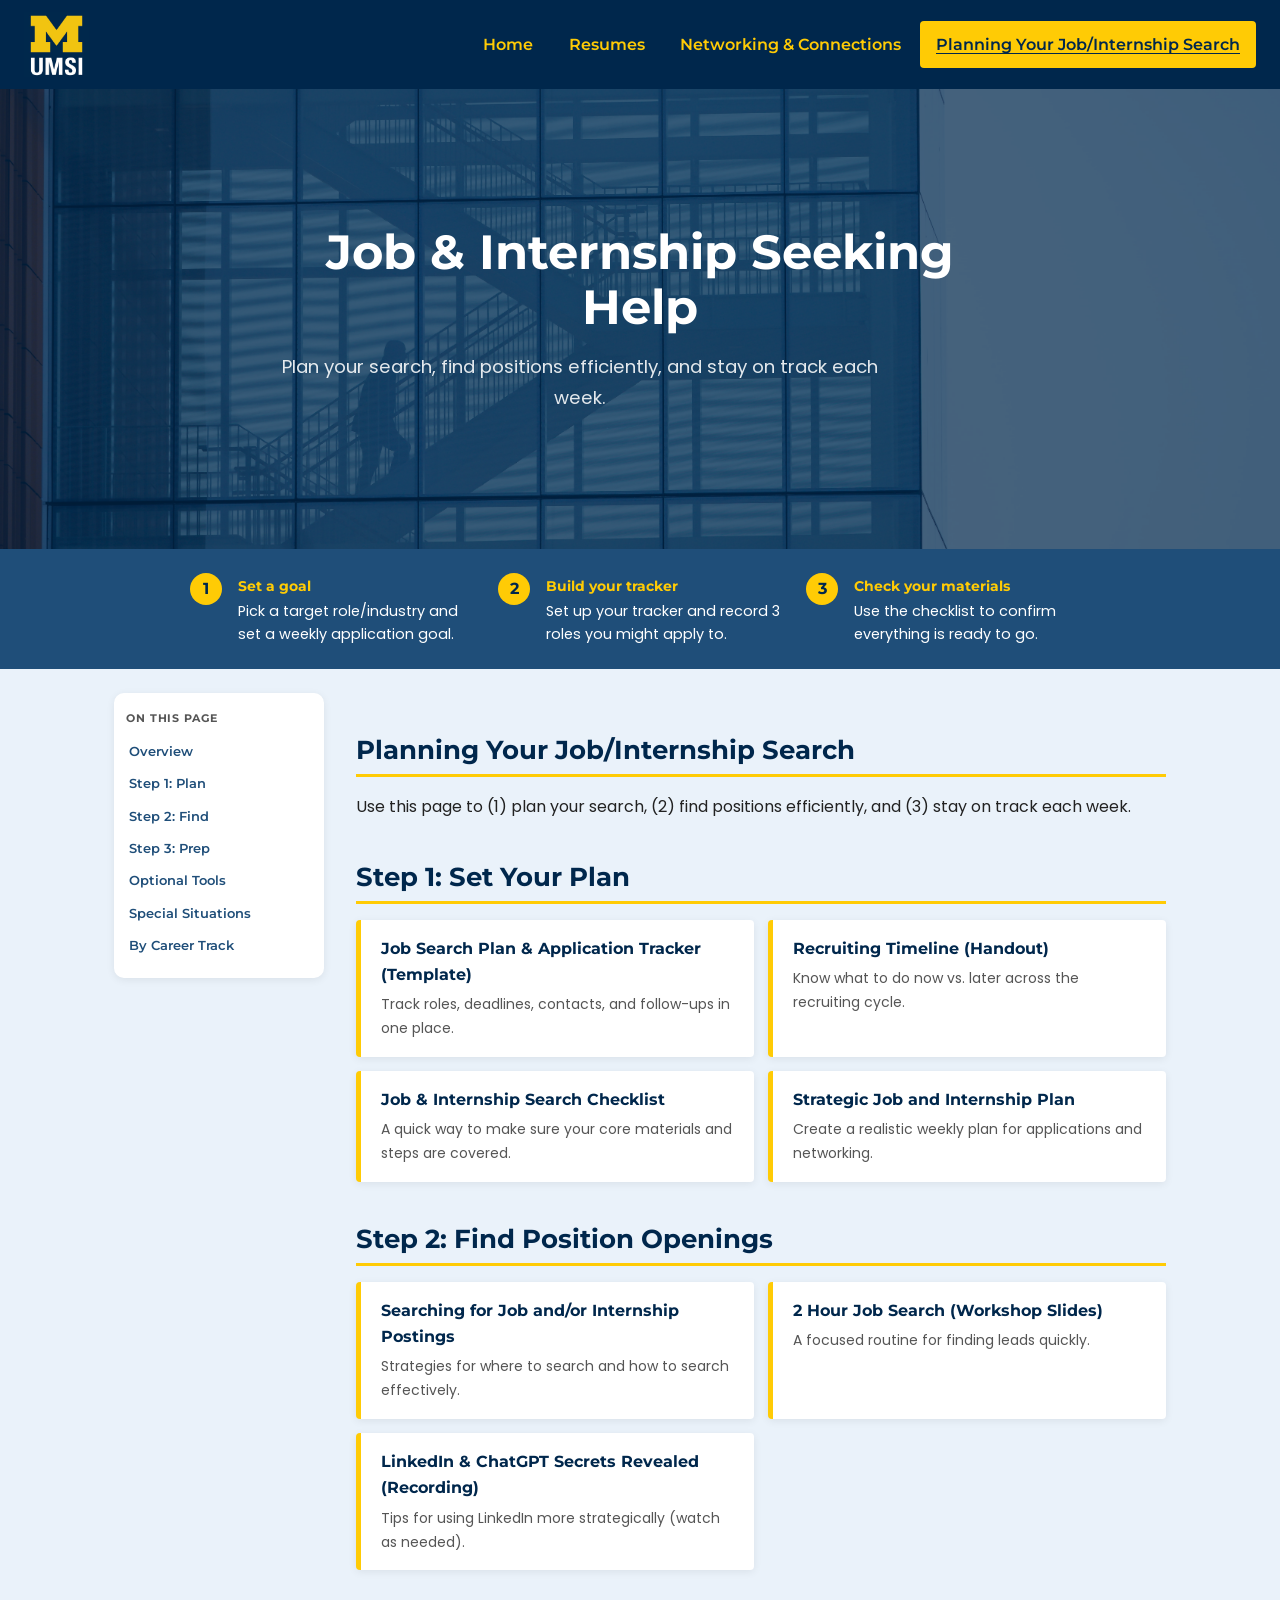
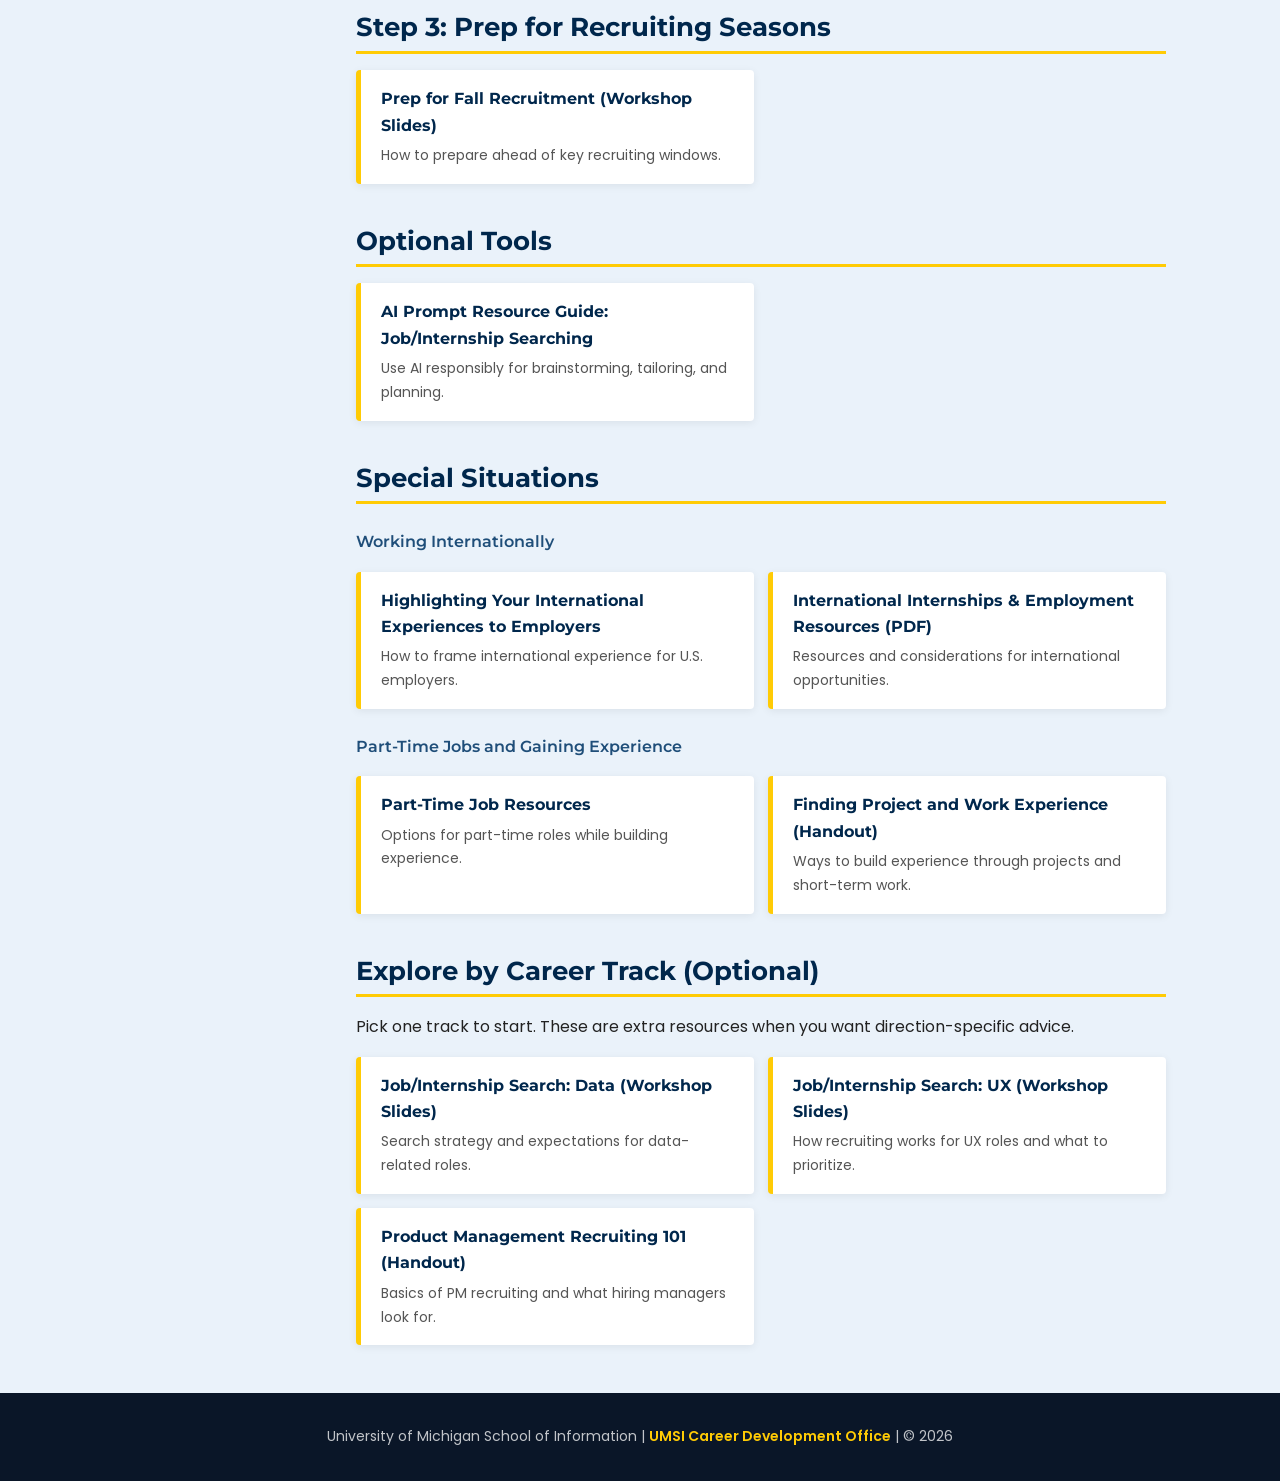
<file: job.html>
<!DOCTYPE html>
<html lang="en">
<head>
  <meta charset="UTF-8">
  <meta name="viewport" content="width=device-width, initial-scale=1.0">
  <title>Planning Your Job/Internship Search</title>
  <link rel="stylesheet" href="css/html5reset.css">
  <link rel="stylesheet" href="css/style.css">
  <link href="https://fonts.googleapis.com/css2?family=Poppins:wght@300;400;600;700&display=swap" rel="stylesheet">
  <link href="https://fonts.googleapis.com/css2?family=Montserrat:wght@400;600;700&display=swap" rel="stylesheet">
</head>
<body>

  <div class="skip"><a href="#main">Skip to Main Content</a></div>

  <header>
    <img src="images/UMSI_signature_vertical_informal_solidblue.jpg" alt="UMSI Logo">

    <button class="nav-toggle" aria-controls="main-nav" aria-expanded="false" aria-label="Toggle navigation">
      <span></span>
      <span></span>
      <span></span>
    </button>

    <nav id="main-nav" aria-label="Main navigation">
      <ul>
        <li><a href="index.html">Home</a></li>
        <li><a href="resume.html">Resumes</a></li>
        <li><a href="networking.html">Networking &amp; Connections</a></li>
        <li><a href="job.html" aria-current="page">Planning Your Job/Internship Search</a></li>
      </ul>
    </nav>
  </header>

  <section class="welcome welcome--job" aria-labelledby="page-title">
    <div class="welcome-content">
      <h1 id="page-title">Job &amp; Internship Seeking Help</h1>
      <p class="welcome-subtitle">Plan your search, find positions efficiently, and stay on track each week.</p>
    </div>
  </section>

  <main id="main">

    <section class="quick-steps" aria-label="Quick start steps">
      <div class="quick-steps-inner">
        <div class="quick-step">
          <span class="quick-step-num" aria-hidden="true">1</span>
          <div class="quick-step-text">
            <span class="quick-step-label">Set a goal</span>
            Pick a target role/industry and set a weekly application goal.
          </div>
        </div>
        <div class="quick-step">
          <span class="quick-step-num" aria-hidden="true">2</span>
          <div class="quick-step-text">
            <span class="quick-step-label">Build your tracker</span>
            Set up your tracker and record 3 roles you might apply to.
          </div>
        </div>
        <div class="quick-step">
          <span class="quick-step-num" aria-hidden="true">3</span>
          <div class="quick-step-text">
            <span class="quick-step-label">Check your materials</span>
            Use the checklist to confirm everything is ready to go.
          </div>
        </div>
      </div>
    </section>

    <div class="inner-layout">
      <aside class="sidebar" aria-label="Page sections">
        <span class="sidebar-label">On this page</span>
        <ul class="sidebar-nav">
          <li><a href="#job-overview">Overview</a></li>
          <li><a href="#job-step1">Step 1: Plan</a></li>
          <li><a href="#job-step2">Step 2: Find</a></li>
          <li><a href="#job-step3">Step 3: Prep</a></li>
          <li><a href="#job-tools">Optional Tools</a></li>
          <li><a href="#job-special">Special Situations</a></li>
          <li><a href="#job-by-track">By Career Track</a></li>
        </ul>
      </aside>

      <div class="inner-content">

      <section aria-labelledby="job-overview">
        <h2 id="job-overview">Planning Your Job/Internship Search</h2>
        <p>
          Use this page to (1) plan your search, (2) find positions efficiently,
          and (3) stay on track each week.
        </p>
      </section>

      <section aria-labelledby="job-step1">
        <h2 id="job-step1">Step 1: Set Your Plan</h2>
        <ul class="resource-list">
          <li>
            <a href="https://docs.google.com/spreadsheets/d/1fT4YeP1M5moXtFYniTkyb-CCLV7PZ75B9iJFH-XWMv4/edit?gid=1589706144#gid=1589706144"
               target="_blank" rel="noopener">Job Search Plan &amp; Application Tracker (Template)</a>
            <p>Track roles, deadlines, contacts, and follow-ups in one place.</p>
          </li>
          <li>
            <a href="https://docs.google.com/document/d/14Q3v3K5_SwgIAbkhCgyX9Vd3JPs9nR245ACvP3Csq5I/edit?tab=t.0"
               target="_blank" rel="noopener">Recruiting Timeline (Handout)</a>
            <p>Know what to do now vs. later across the recruiting cycle.</p>
          </li>
          <li>
            <a href="https://docs.google.com/document/d/1fblfjC2Tki2MZOminwoIonvJYJ5tiBTKP8isaCzaIfY/edit?tab=t.0#heading=h.gjdgxs"
               target="_blank" rel="noopener">Job &amp; Internship Search Checklist</a>
            <p>A quick way to make sure your core materials and steps are covered.</p>
          </li>
          <li>
            <a href="https://docs.google.com/document/d/1_Mh2N-azjpH-WAf0Z6T51D6ag5ciYw4HpNwc0T6j_rM/edit?tab=t.0"
               target="_blank" rel="noopener">Strategic Job and Internship Plan</a>
            <p>Create a realistic weekly plan for applications and networking.</p>
          </li>
        </ul>
      </section>

      <section aria-labelledby="job-step2">
        <h2 id="job-step2">Step 2: Find Position Openings</h2>
        <ul class="resource-list">
          <li>
            <a href="https://umich.instructure.com/courses/137916/pages/searching-for-job-and-slash-or-internship-postings?module_item_id=3808117"
               target="_blank" rel="noopener">Searching for Job and/or Internship Postings</a>
            <p>Strategies for where to search and how to search effectively.</p>
          </li>
          <li>
            <a href="https://docs.google.com/presentation/d/1KONLe6fqBEpUobHhj1TIaTFwE6kUWKHTe3qO3cZmM1Y/edit"
               target="_blank" rel="noopener">2 Hour Job Search (Workshop Slides)</a>
            <p>A focused routine for finding leads quickly.</p>
          </li>
          <li>
            <a href="https://www.dropbox.com/scl/fi/vdtmy0snc3qlt3z4jjpen/LinkedIn-ChatGPT-Secrets_video.mp4?rlkey=8ntmc5p48vwsg4rcj4hosy79s&e=1&st=ppynw02q&dl=0"
               target="_blank" rel="noopener">LinkedIn &amp; ChatGPT Secrets Revealed (Recording)</a>
            <p>Tips for using LinkedIn more strategically (watch as needed).</p>
          </li>
        </ul>
      </section>

      <section aria-labelledby="job-step3">
        <h2 id="job-step3">Step 3: Prep for Recruiting Seasons</h2>
        <ul class="resource-list">
          <li>
            <a href="https://docs.google.com/presentation/d/1CAvzzGn6e7VyjItP8DqWiu44lOfs-KU5vz9ImupaPdY/edit?slide=id.p#slide=id.p"
               target="_blank" rel="noopener">Prep for Fall Recruitment (Workshop Slides)</a>
            <p>How to prepare ahead of key recruiting windows.</p>
          </li>
        </ul>
      </section>

      <section aria-labelledby="job-tools">
        <h2 id="job-tools">Optional Tools</h2>
        <ul class="resource-list">
          <li>
            <a href="https://docs.google.com/document/d/1C-rxX5VcjVH7YjMdHil1VMo9ZdSOHmausOcX61dld-g/edit?tab=t.0#heading=h.tds98meydr4t"
               target="_blank" rel="noopener">AI Prompt Resource Guide: Job/Internship Searching</a>
            <p>Use AI responsibly for brainstorming, tailoring, and planning.</p>
          </li>
        </ul>
      </section>

      <section aria-labelledby="job-special">
        <h2 id="job-special">Special Situations</h2>

        <h3>Working Internationally</h3>
        <ul class="resource-list">
          <li>
            <a href="https://drive.google.com/file/d/1WJYAFYVCsK51OGBudhT5R_C849XSJGRJ/view"
               target="_blank" rel="noopener">Highlighting Your International Experiences to Employers</a>
            <p>How to frame international experience for U.S. employers.</p>
          </li>
          <li>
            <a href="https://umich.instructure.com/courses/137916/files/25984219?module_item_id=2400763"
               target="_blank" rel="noopener">International Internships &amp; Employment Resources (PDF)</a>
            <p>Resources and considerations for international opportunities.</p>
          </li>
        </ul>

        <h3>Part-Time Jobs and Gaining Experience</h3>
        <ul class="resource-list">
          <li>
            <a href="https://docs.google.com/document/d/1cQybKz6QKjBNAhrowpeiXdb-7npnRBiWLQde6re-wOo/edit?tab=t.0"
               target="_blank" rel="noopener">Part-Time Job Resources</a>
            <p>Options for part-time roles while building experience.</p>
          </li>
          <li>
            <a href="https://docs.google.com/document/d/1M5uuSgPiumgzPwqifzX-Oq7hijMGCxS5RIxfghyT3gQ/edit?tab=t.0"
               target="_blank" rel="noopener">Finding Project and Work Experience (Handout)</a>
            <p>Ways to build experience through projects and short-term work.</p>
          </li>
        </ul>
      </section>

      <section aria-labelledby="job-by-track">
        <h2 id="job-by-track">Explore by Career Track (Optional)</h2>
        <p>Pick one track to start. These are extra resources when you want direction-specific advice.</p>
        <ul class="resource-list">
          <li>
            <a href="https://docs.google.com/presentation/d/1V0kSQXhO-8rmsv6LKP7OqQqVBUBKkSyDmFd15uDUur4/edit?slide=id.g35f391192_04#slide=id.g35f391192_04"
               target="_blank" rel="noopener">Job/Internship Search: Data (Workshop Slides)</a>
            <p>Search strategy and expectations for data-related roles.</p>
          </li>
          <li>
            <a href="https://docs.google.com/presentation/d/1D_paU2t723q9vCd-4HIl9LoDvgLZlp9xS_nFApjCEkI/edit?slide=id.gef5ec4252e_0_0#slide=id.gef5ec4252e_0_0"
               target="_blank" rel="noopener">Job/Internship Search: UX (Workshop Slides)</a>
            <p>How recruiting works for UX roles and what to prioritize.</p>
          </li>
          <li>
            <a href="https://docs.google.com/document/d/1TUx7mYpC8xxDcjCWkP8FVe9MRLczWoiFR4d-iwMa1V8/edit?tab=t.0"
               target="_blank" rel="noopener">Product Management Recruiting 101 (Handout)</a>
            <p>Basics of PM recruiting and what hiring managers look for.</p>
          </li>
        </ul>
      </section>

      </div>
    </div>
  </main>

  <footer>
    <p>University of Michigan School of Information |
      <a href="https://umich.instructure.com/courses/137916">UMSI Career Development Office</a>
      | &copy; <span id="footer-year"></span>
    </p>
  </footer>

  <script>
    const toggle = document.querySelector('.nav-toggle');
    const nav    = document.getElementById('main-nav');
    toggle.addEventListener('click', () => {
      const open = toggle.getAttribute('aria-expanded') === 'true';
      toggle.setAttribute('aria-expanded', String(!open));
      nav.classList.toggle('is-open', !open);
    });
    nav.querySelectorAll('a').forEach(link => {
      link.addEventListener('click', () => {
        toggle.setAttribute('aria-expanded', 'false');
        nav.classList.remove('is-open');
      });
    });

    /* Dynamic year */
    document.getElementById('footer-year').textContent = new Date().getFullYear();
  </script>

</body>
</html>
</file>
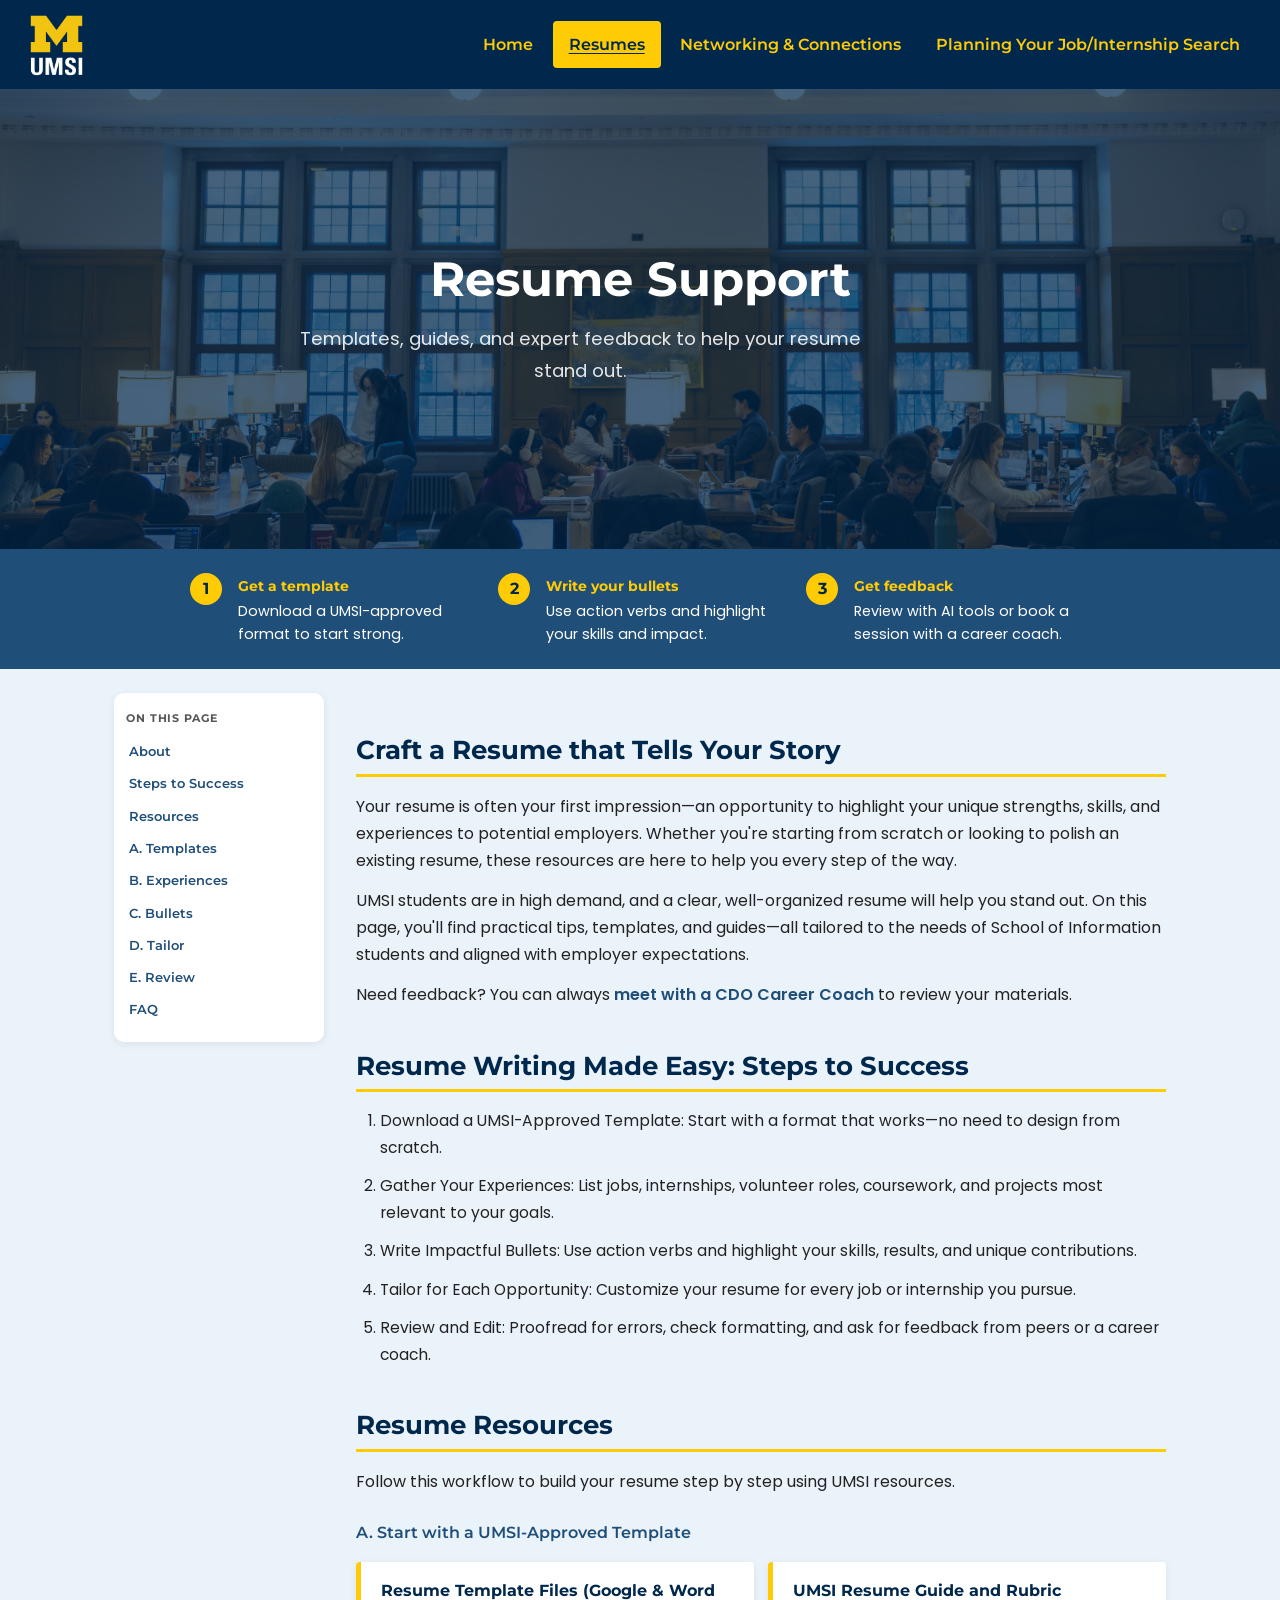
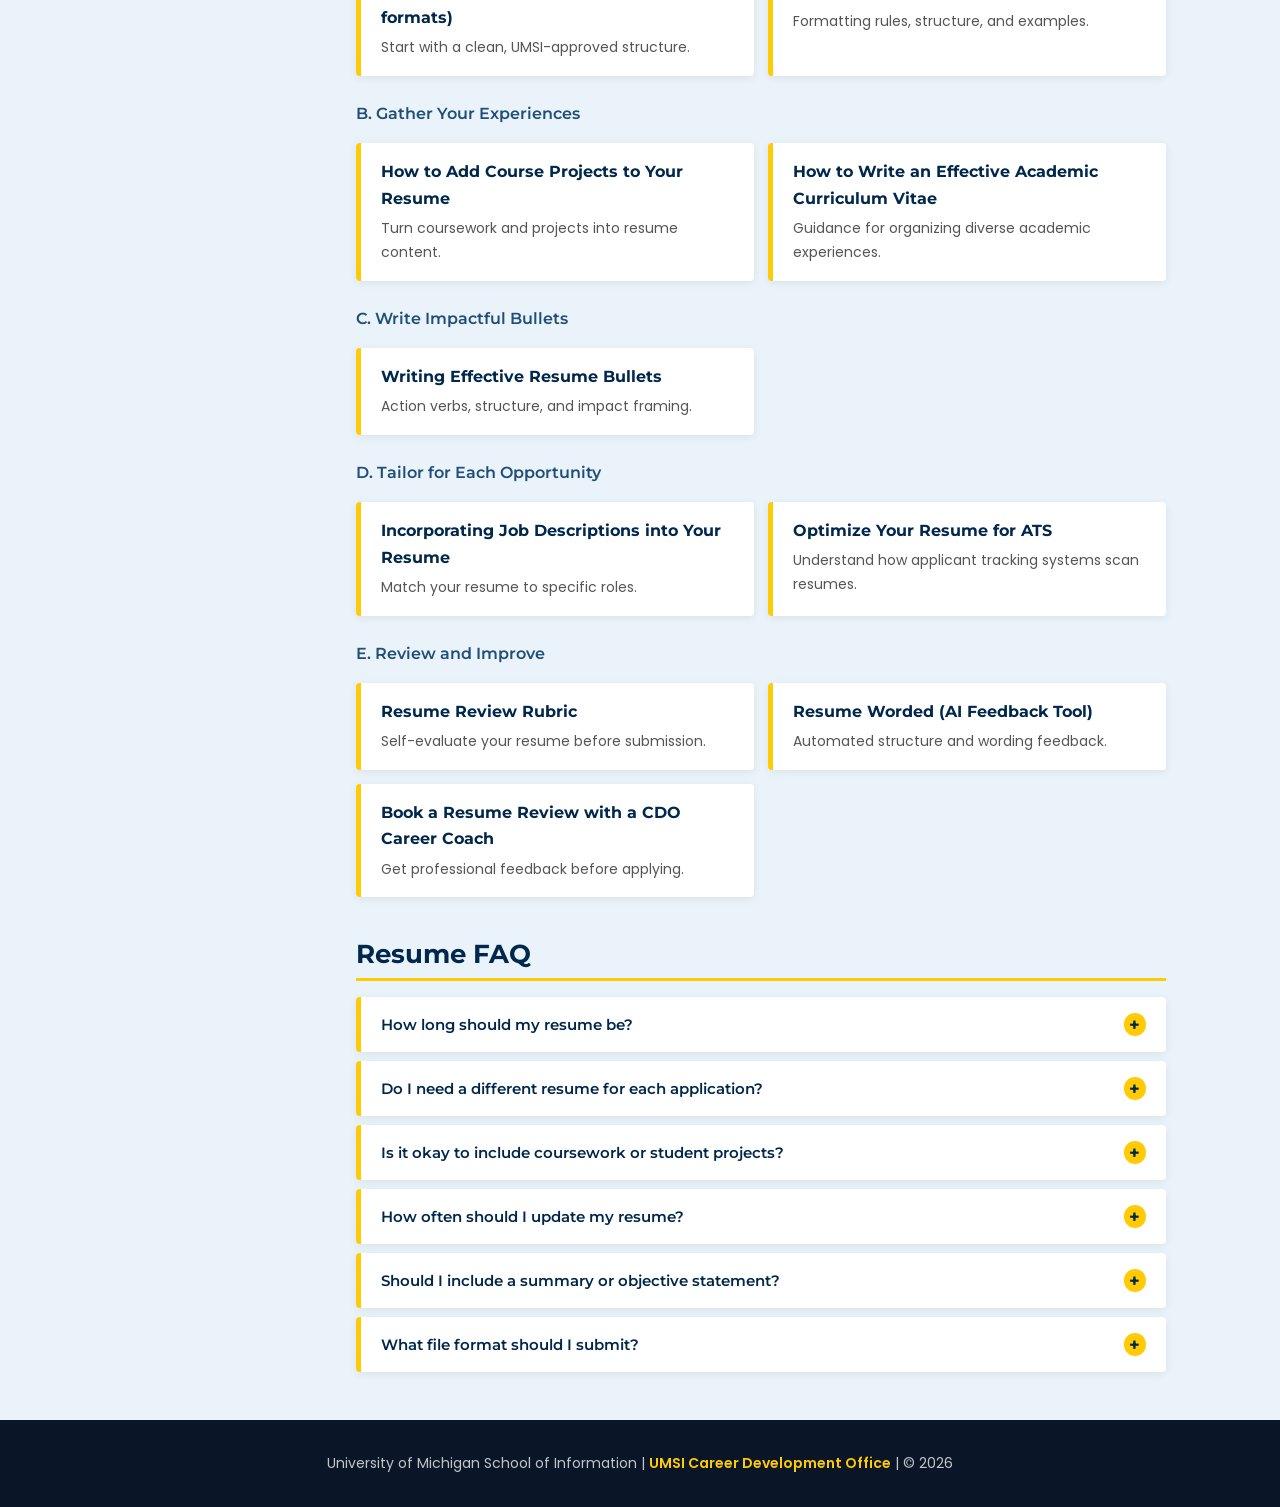
<file: resume.html>
<!DOCTYPE html>
<html lang="en">
<head>
  <meta charset="UTF-8">
  <meta name="viewport" content="width=device-width, initial-scale=1.0">
  <title>Resume Support</title>
  <link rel="stylesheet" href="css/html5reset.css">
  <link rel="stylesheet" href="css/style.css">
  <link href="https://fonts.googleapis.com/css2?family=Poppins:wght@300;400;600;700&display=swap" rel="stylesheet">
  <link href="https://fonts.googleapis.com/css2?family=Montserrat:wght@400;600;700&display=swap" rel="stylesheet">

</head>
<body>

  <div class="skip"><a href="#main">Skip to Main Content</a></div>

  <header>
    <img src="images/UMSI_signature_vertical_informal_solidblue.jpg" alt="UMSI Logo">

    <button class="nav-toggle" aria-controls="main-nav" aria-expanded="false" aria-label="Toggle navigation">
      <span></span>
      <span></span>
      <span></span>
    </button>

    <nav id="main-nav" aria-label="Main navigation">
      <ul>
        <li><a href="index.html">Home</a></li>
        <li><a href="resume.html" aria-current="page">Resumes</a></li>
        <li><a href="networking.html">Networking &amp; Connections</a></li>
        <li><a href="job.html">Planning Your Job/Internship Search</a></li>
      </ul>
    </nav>
  </header>

  <section class="welcome welcome--resume" aria-labelledby="page-title">
    <div class="welcome-content">
      <h1 id="page-title">Resume Support</h1>
      <p class="welcome-subtitle">Templates, guides, and expert feedback to help your resume stand out.</p>
    </div>
  </section>

  <main id="main">

    <!-- Quick Steps strip -->
    <section class="quick-steps" aria-label="Resume steps">
      <div class="quick-steps-inner">
        <div class="quick-step">
          <span class="quick-step-num" aria-hidden="true">1</span>
          <div class="quick-step-text">
            <span class="quick-step-label">Get a template</span>
            Download a UMSI-approved format to start strong.
          </div>
        </div>
        <div class="quick-step">
          <span class="quick-step-num" aria-hidden="true">2</span>
          <div class="quick-step-text">
            <span class="quick-step-label">Write your bullets</span>
            Use action verbs and highlight your skills and impact.
          </div>
        </div>
        <div class="quick-step">
          <span class="quick-step-num" aria-hidden="true">3</span>
          <div class="quick-step-text">
            <span class="quick-step-label">Get feedback</span>
            Review with AI tools or book a session with a career coach.
          </div>
        </div>
      </div>
    </section>

    <div class="inner-layout">
      <!-- Sidebar: hidden on mobile, sticky on tablet+ -->
      <aside class="sidebar" aria-label="Page sections">
        <span class="sidebar-label">On this page</span>
        <ul class="sidebar-nav">
          <li><a href="#resume-intro">About</a></li>
          <li><a href="#resume-steps">Steps to Success</a></li>
          <li><a href="#resume-resources">Resources</a></li>
          <li><a href="#step1">A. Templates</a></li>
          <li><a href="#step2">B. Experiences</a></li>
          <li><a href="#step3">C. Bullets</a></li>
          <li><a href="#step4">D. Tailor</a></li>
          <li><a href="#step5">E. Review</a></li>
          <li><a href="#resume-faq">FAQ</a></li>
        </ul>
      </aside>

      <div class="inner-content">

      <section aria-labelledby="resume-intro">
        <h2 id="resume-intro">Craft a Resume that Tells Your Story</h2>
        <p>
          Your resume is often your first impression—an opportunity to highlight your unique strengths,
          skills, and experiences to potential employers. Whether you're starting from scratch or looking
          to polish an existing resume, these resources are here to help you every step of the way.
        </p>
        <p>
          UMSI students are in high demand, and a clear, well-organized resume will help you stand out.
          On this page, you'll find practical tips, templates, and guides—all tailored to the needs of
          School of Information students and aligned with employer expectations.
        </p>
        <p>
          Need feedback? You can always
          <a href="https://umich.instructure.com/courses/137916/pages/talk-to-a-career-coach"
             target="_blank" rel="noopener">meet with a CDO Career Coach</a> to review your materials.
        </p>
      </section>

      <section aria-labelledby="resume-steps">
        <h2 id="resume-steps">Resume Writing Made Easy: Steps to Success</h2>
        <ol class="steps-list">
          <li><strong>Download a UMSI-Approved Template:</strong> Start with a format that works—no need to design from scratch.</li>
          <li><strong>Gather Your Experiences:</strong> List jobs, internships, volunteer roles, coursework, and projects most relevant to your goals.</li>
          <li><strong>Write Impactful Bullets:</strong> Use action verbs and highlight your skills, results, and unique contributions.</li>
          <li><strong>Tailor for Each Opportunity:</strong> Customize your resume for every job or internship you pursue.</li>
          <li><strong>Review and Edit:</strong> Proofread for errors, check formatting, and ask for feedback from peers or a career coach.</li>
        </ol>
      </section>

      <section aria-labelledby="resume-resources">
        <h2 id="resume-resources">Resume Resources</h2>
        <p>Follow this workflow to build your resume step by step using UMSI resources.</p>

        <section aria-labelledby="step1">
          <h3 id="step1">A. Start with a UMSI-Approved Template</h3>
          <ul class="resource-list">
            <li>
              <a href="https://drive.google.com/drive/folders/1egpTpRsmzuNzB4tRX2dkFEzptMhyjYtR" target="_blank" rel="noopener">
                Resume Template Files (Google &amp; Word formats)
              </a>
              <p>Start with a clean, UMSI-approved structure.</p>
            </li>
            <li>
              <a href="https://docs.google.com/document/d/1_1GfDJyVGIgE82MZjVhuWT_aB_2Hcj1NN62FUCXoR_o/edit" target="_blank" rel="noopener">
                UMSI Resume Guide and Rubric
              </a>
              <p>Formatting rules, structure, and examples.</p>
            </li>
          </ul>
        </section>

        <section aria-labelledby="step2">
          <h3 id="step2">B. Gather Your Experiences</h3>
          <ul class="resource-list">
            <li>
              <a href="https://docs.google.com/presentation/d/1zKegYumYvZG0y5vAWU91py8K_cHfAG3f22DUA2e_H9c/edit?slide=id.g4f2f3da28a_2_0#slide=id.g4f2f3da28a_2_0" target="_blank" rel="noopener">
                How to Add Course Projects to Your Resume
              </a>
              <p>Turn coursework and projects into resume content.</p>
            </li>
            <li>
              <a href="https://docs.google.com/presentation/d/1bVkG-fxUVcAHRKBVt_NlDLRf0BIO_ySuVJsObn20RDw/edit?slide=id.p1#slide=id.p1" target="_blank" rel="noopener">
                How to Write an Effective Academic Curriculum Vitae
              </a>
              <p>Guidance for organizing diverse academic experiences.</p>
            </li>
          </ul>
        </section>

        <section aria-labelledby="step3">
          <h3 id="step3">C. Write Impactful Bullets</h3>
          <ul class="resource-list">
            <li>
              <a href="https://docs.google.com/document/d/1-EVZYH_Fic4mfLVGOXyHTSeRwBWmmi2WHSgGDLGGPEs/edit?tab=t.0" target="_blank" rel="noopener">
                Writing Effective Resume Bullets
              </a>
              <p>Action verbs, structure, and impact framing.</p>
            </li>
          </ul>
        </section>

        <section aria-labelledby="step4">
          <h3 id="step4">D. Tailor for Each Opportunity</h3>
          <ul class="resource-list">
            <li>
              <a href="https://www.youtube.com/watch?v=x0Dfw4LFWvw" target="_blank" rel="noopener">
                Incorporating Job Descriptions into Your Resume
              </a>
              <p>Match your resume to specific roles.</p>
            </li>
            <li>
              <a href="https://www.linkedin.com/learning/optimize-your-resume-for-applicant-tracking-systems" target="_blank" rel="noopener">
                Optimize Your Resume for ATS
              </a>
              <p>Understand how applicant tracking systems scan resumes.</p>
            </li>
          </ul>
        </section>

        <section aria-labelledby="step5">
          <h3 id="step5">E. Review and Improve</h3>
          <ul class="resource-list">
            <li>
              <a href="https://docs.google.com/document/d/1vJMfgw9nwpHN9Sy0L0RP0aNBbaDSsiLPc2vy-doac6s/edit?tab=t.0" target="_blank" rel="noopener">
                Resume Review Rubric
              </a>
              <p>Self-evaluate your resume before submission.</p>
            </li>
            <li>
              <a href="https://resumeworded.com/umich" target="_blank" rel="noopener">
                Resume Worded (AI Feedback Tool)
              </a>
              <p>Automated structure and wording feedback.</p>
            </li>
            <li>
              <a href="https://umich.instructure.com/courses/137916/pages/talk-to-a-career-coach" target="_blank" rel="noopener">
                Book a Resume Review with a CDO Career Coach
              </a>
              <p>Get professional feedback before applying.</p>
            </li>
          </ul>
        </section>
      </section>

      <!-- ── FAQ Accordion ── -->
      <section aria-labelledby="resume-faq">
        <h2 id="resume-faq">Resume FAQ</h2>
        <ul class="faq-accordion">

          <li>
            <button class="faq-question" id="faq-btn-1" aria-expanded="false" aria-controls="faq-a1">
              How long should my resume be?
              <span class="faq-icon" aria-hidden="true">+</span>
            </button>
            <div class="faq-answer" id="faq-a1" role="region" aria-labelledby="faq-btn-1">
              For most UMSI students and new grads, one page is best. More experienced professionals may require two pages.
            </div>
          </li>

          <li>
            <button class="faq-question" id="faq-btn-2" aria-expanded="false" aria-controls="faq-a2">
              Do I need a different resume for each application?
              <span class="faq-icon" aria-hidden="true">+</span>
            </button>
            <div class="faq-answer" id="faq-a2" role="region" aria-labelledby="faq-btn-2">
              It's wise to tailor your resume to the requirements and keywords of each opportunity.
            </div>
          </li>

          <li>
            <button class="faq-question" id="faq-btn-3" aria-expanded="false" aria-controls="faq-a3">
              Is it okay to include coursework or student projects?
              <span class="faq-icon" aria-hidden="true">+</span>
            </button>
            <div class="faq-answer" id="faq-a3" role="region" aria-labelledby="faq-btn-3">
              Absolutely! UMSI coursework and projects are valued by employers, especially if they show relevant skills and impact.
            </div>
          </li>

          <li>
            <button class="faq-question" id="faq-btn-4" aria-expanded="false" aria-controls="faq-a4">
              How often should I update my resume?
              <span class="faq-icon" aria-hidden="true">+</span>
            </button>
            <div class="faq-answer" id="faq-a4" role="region" aria-labelledby="faq-btn-4">
              Update your resume every semester, after major projects, or whenever you gain a new role or responsibility.
            </div>
          </li>

          <li>
            <button class="faq-question" id="faq-btn-5" aria-expanded="false" aria-controls="faq-a5">
              Should I include a summary or objective statement?
              <span class="faq-icon" aria-hidden="true">+</span>
            </button>
            <div class="faq-answer" id="faq-a5" role="region" aria-labelledby="faq-btn-5">
              A brief summary can help if you're changing fields or have a unique background. For most students, it's optional—use that space for experience instead.
            </div>
          </li>

          <li>
            <button class="faq-question" id="faq-btn-6" aria-expanded="false" aria-controls="faq-a6">
              What file format should I submit?
              <span class="faq-icon" aria-hidden="true">+</span>
            </button>
            <div class="faq-answer" id="faq-a6" role="region" aria-labelledby="faq-btn-6">
              PDF is preferred unless the employer specifically requests a Word document. PDF preserves your formatting across all devices.
            </div>
          </li>

        </ul>
      </section>

      </div>
    </div>
  </main>

  <footer>
    <p>University of Michigan School of Information |
      <a href="https://umich.instructure.com/courses/137916">UMSI Career Development Office</a>
      | &copy; <span id="footer-year"></span>
    </p>
  </footer>

  <script>
    /* ── Hamburger nav ── */
    const toggle = document.querySelector('.nav-toggle');
    const nav    = document.getElementById('main-nav');
    toggle.addEventListener('click', () => {
      const open = toggle.getAttribute('aria-expanded') === 'true';
      toggle.setAttribute('aria-expanded', String(!open));
      nav.classList.toggle('is-open', !open);
    });
    nav.querySelectorAll('a').forEach(link => {
      link.addEventListener('click', () => {
        toggle.setAttribute('aria-expanded', 'false');
        nav.classList.remove('is-open');
      });
    });

    /* ── FAQ Accordion ── */
    document.querySelectorAll('.faq-question').forEach(btn => {
      btn.addEventListener('click', () => {
        const isOpen   = btn.getAttribute('aria-expanded') === 'true';
        const answerId = btn.getAttribute('aria-controls');
        const answer   = document.getElementById(answerId);
        const icon     = btn.querySelector('.faq-icon');

        // Close all others
        document.querySelectorAll('.faq-question').forEach(other => {
          if (other !== btn) {
            other.setAttribute('aria-expanded', 'false');
            other.querySelector('.faq-icon').textContent = '+';
            document.getElementById(other.getAttribute('aria-controls')).classList.remove('is-open');
          }
        });

        // Toggle current
        btn.setAttribute('aria-expanded', String(!isOpen));
        icon.textContent = isOpen ? '+' : '×';
        answer.classList.toggle('is-open', !isOpen);
      });
    });
    /* Dynamic year */
    document.getElementById('footer-year').textContent = new Date().getFullYear();
  </script>

</body>
</html>
</file>
<file: css/style.css>
/* ------------------------------------------------------------
   1. DESIGN TOKENS
   ------------------------------------------------------------ */
:root {
  --navy: #00274c;
  --maize: #ffcb05;
  --blue-mid: #1f4e79;
  --blue-light: #b9d4ee;
  --blue-bg: #eaf2fa;
  --white: #ffffff;
  --text: #222222;
  --text-muted: #555555;
  --footer-bg: #0a1628;

  --font-display: 'Montserrat', sans-serif;
  --font-body: 'Poppins', sans-serif;

  --radius-sm: 4px;
  --radius-md: 10px;
  --shadow-sm: 0 2px 8px rgba(0, 0, 0, 0.07);
  --shadow-md: 0 6px 18px rgba(0, 0, 0, 0.13);
  --transition: 0.22s ease;
}


/* ------------------------------------------------------------
   2. BASE  (mobile-first)
   ------------------------------------------------------------ */
html {
  scroll-behavior: smooth;
}

body {
  font-family: var(--font-body);
  font-size: 1rem;
  line-height: 1.7;
  color: var(--text);
  background-color: var(--blue-bg);
}

h1 {
  font-family: var(--font-display);
  font-size: clamp(1.6rem, 5vw, 3rem);
  font-weight: 700;
  line-height: 1.15;
  margin: 0 0 1rem;
}

h2 {
  font-family: var(--font-display);
  font-size: clamp(1.15rem, 3vw, 1.65rem);
  font-weight: 700;
  margin: 0 0 1rem;
  line-height: 1.3;
}

h3 {
  font-family: var(--font-display);
  font-size: 1rem;
  font-weight: 600;
  margin: 0 0 0.4rem;
}

p {
  margin: 0 0 0.8rem;
}

ul,
ol {
  padding-left: 1.25rem;
  margin: 0 0 0.8rem;
}

li {
  margin-bottom: 0.45rem;
}

a {
  color: var(--blue-mid);
  font-weight: 600;
  text-decoration: none;
}

a:hover {
  text-decoration: underline;
}

img {
  display: block;
  max-width: 100%;
  height: auto;
}


/* ------------------------------------------------------------
   3. SKIP LINK
   ------------------------------------------------------------ */
.skip a {
  position: absolute;
  top: -80px;
  left: 0;
  background: var(--maize);
  color: var(--navy);
  font-family: var(--font-display);
  font-weight: 700;
  padding: 10px 20px;
  z-index: 9999;
  border-radius: 0 0 var(--radius-sm) 0;
  transition: top var(--transition);
  text-decoration: none;
}

.skip a:focus {
  top: 0;
}


/* ------------------------------------------------------------
   4. FOCUS STYLES
   ------------------------------------------------------------ */
*:focus {
  outline: 3px solid var(--maize);
  outline-offset: 3px;
}

nav a:focus {
  outline: 3px solid var(--white);
  outline-offset: 3px;
}


/* ------------------------------------------------------------
   5. HEADER & NAVIGATION  (mobile-first hamburger)
   ------------------------------------------------------------ */
header {
  background-color: var(--navy);
  padding: 0.75rem 1.25rem;
  position: sticky;
  top: 0;
  z-index: 100;
  display: flex;
  align-items: center;
  justify-content: space-between;
  gap: 1rem;
}

header img {
  width: 55px;
  height: auto;
  flex-shrink: 0;
}

.nav-toggle {
  display: flex;
  flex-direction: column;
  justify-content: space-between;
  width: 28px;
  height: 20px;
  background: none;
  border: none;
  cursor: pointer;
  padding: 0;
  flex-shrink: 0;
}

.nav-toggle span {
  display: block;
  width: 100%;
  height: 3px;
  background: var(--maize);
  border-radius: 2px;
  transition: transform var(--transition), opacity var(--transition);
}

.nav-toggle[aria-expanded="true"] span:nth-child(1) {
  transform: translateY(8.5px) rotate(45deg);
}

.nav-toggle[aria-expanded="true"] span:nth-child(2) {
  opacity: 0;
}

.nav-toggle[aria-expanded="true"] span:nth-child(3) {
  transform: translateY(-8.5px) rotate(-45deg);
}

#main-nav {
  display: none;
  position: absolute;
  top: 100%;
  left: 0;
  right: 0;
  background-color: var(--navy);
  border-top: 2px solid var(--maize);
  z-index: 99;
  padding: 0.5rem 1.25rem 1rem;
}

#main-nav.is-open {
  display: block;
}

nav ul {
  list-style: none;
  margin: 0;
  padding: 0;
  display: flex;
  flex-direction: column;
  gap: 0.2rem;
}

nav li {
  list-style: none;
  margin: 0;
}

nav a {
  display: block;
  color: var(--maize);
  font-family: var(--font-display);
  font-weight: 600;
  font-size: 0.95rem;
  padding: 0.6rem 0.7rem;
  border-radius: var(--radius-sm);
  text-decoration: none;
  transition: background var(--transition), color var(--transition);
}

nav a:hover {
  color: var(--navy);
  background-color: var(--maize);
}

nav a[aria-current="page"] {
  color: var(--navy);
  background-color: var(--maize);
  text-decoration: underline;
  text-underline-offset: 3px;
}


/* ------------------------------------------------------------
   6. WELCOME BAND
   ------------------------------------------------------------ */
.welcome {
  background-color: var(--navy);
  background-image: url('../images/UMSI_CampusFall_UMSIBackpack_02.jpg');
  background-attachment: scroll;
  background-position: center;
  background-repeat: no-repeat;
  background-size: cover;
  min-height: 320px;
  display: flex;
  flex-direction: column;
  justify-content: center;
  align-items: center;
  text-align: center;
  padding: 2.5rem 1.25rem;
  position: relative;
}

.welcome::before {
  content: '';
  position: absolute;
  inset: 0;
  background: rgba(0, 39, 76, 0.72);
}

.welcome-content {
  position: relative;
  z-index: 1;
  max-width: 720px;
  width: 100%;
}

.welcome h1 {
  color: var(--white);
  margin-bottom: 1rem;
}

.welcome p {
  color: rgba(255, 255, 255, 0.88);
  font-size: clamp(0.9rem, 2.5vw, 1.15rem);
  margin: 0;
}

.welcome-subtitle {
  color: rgba(255, 255, 255, 0.82);
  font-size: clamp(0.875rem, 2.2vw, 1.1rem);
  font-family: var(--font-body);
  font-weight: 400;
  margin: 0.5rem 0 0;
  max-width: 600px;
}

.welcome--resume {
  background-image: url('../images/MCOMMONS-SnowyCampusScenes-095.jpg');
}

.welcome--networking {
  background-image: url('../images/UMSI_CareerFair_02062025_10.jpg');
}

.welcome--job {
  background-image: url('../images/MCOMMONS-FallColors2025-67.jpg');
}


/* ------------------------------------------------------------
   7. QUICK STEPS STRIP
   ------------------------------------------------------------ */
.quick-steps {
  background-color: var(--blue-mid);
  padding: 1.5rem 1.25rem;
}

.quick-steps-inner {
  max-width: 900px;
  margin: 0 auto;
  display: grid;
  grid-template-columns: 1fr;
  gap: 1rem;
}

.quick-step {
  display: flex;
  align-items: flex-start;
  gap: 1rem;
  color: var(--white);
}

.quick-step-num {
  flex-shrink: 0;
  width: 2rem;
  height: 2rem;
  background: var(--maize);
  color: var(--navy);
  font-family: var(--font-display);
  font-weight: 700;
  font-size: 1rem;
  border-radius: 50%;
  display: flex;
  align-items: center;
  justify-content: center;
  line-height: 1;
}

.quick-step-text {
  font-size: 0.9rem;
  line-height: 1.55;
  padding-top: 0.2rem;
}

.quick-step-label {
  display: block;
  font-weight: 700;
  font-family: var(--font-display);
  font-size: 0.875rem;
  color: var(--maize);
  margin-bottom: 0.15rem;
}


/* ------------------------------------------------------------
   8. IMAGE DIVIDER BANDS
   ------------------------------------------------------------ */
.img-divider {
  width: 100%;
  height: 160px;
  overflow: hidden;
}

.img-divider:not(:has(img)) {
  height: 0;
}

.img-divider img {
  width: 100%;
  height: 100%;
  object-fit: cover;
  display: block;
}


/* ------------------------------------------------------------
   9. PAGE CONTENT WRAPPER
   ------------------------------------------------------------ */
.page-content {
  max-width: 1100px;
  margin: 0 auto;
  padding: 0 1rem;
}

.content-section {
  padding: 2rem 0;
}

.content-section h2 {
  color: var(--navy);
  padding-bottom: 0.5rem;
  border-bottom: 3px solid var(--maize);
  margin-bottom: 1.25rem;
}


/* ------------------------------------------------------------
   10. WHY-USE LIST
   ------------------------------------------------------------ */
.why-list {
  list-style: none;
  padding: 0;
  margin: 0;
  display: grid;
  grid-template-columns: 1fr;
  gap: 0.75rem;
}

.why-list li {
  background: var(--white);
  border-left: 5px solid var(--maize);
  border-radius: var(--radius-md);
  padding: 0.9rem 1.1rem;
  box-shadow: var(--shadow-sm);
  margin: 0;
  font-size: 0.95rem;
}


/* ------------------------------------------------------------
   11. PATHS GRID
   ------------------------------------------------------------ */
.paths-grid {
  list-style: none;
  padding: 0;
  margin: 0;
  display: grid;
  grid-template-columns: 1fr;
  gap: 1rem;
}

.paths-grid li {
  background: var(--white);
  border-top: 4px solid var(--maize);
  border-radius: var(--radius-md);
  padding: 1.25rem;
  box-shadow: var(--shadow-sm);
  transition: transform var(--transition), box-shadow var(--transition);
  margin: 0;
}

.paths-grid li:hover {
  transform: translateY(-3px);
  box-shadow: var(--shadow-md);
}

.paths-grid h3 {
  color: var(--navy);
  margin-bottom: 0.4rem;
}

.paths-grid p {
  font-size: 0.88rem;
  color: var(--text-muted);
  margin-bottom: 0.6rem;
}

.paths-grid a {
  display: inline-block;
  background: var(--navy);
  color: var(--maize);
  font-size: 0.82rem;
  font-weight: 700;
  padding: 0.35rem 0.85rem;
  border-radius: 20px;
  transition: background var(--transition);
  text-decoration: none;
}

.paths-grid a:hover {
  background: var(--blue-mid);
  text-decoration: none;
}


/* ------------------------------------------------------------
   12. POPULAR RESOURCES BAND
   ------------------------------------------------------------ */
.popular-resources {
  background-color: var(--navy);
  padding: 2.5rem 1rem 3rem;
  margin: 0;
}

.popular-resources .page-content>h2 {
  color: var(--maize);
  border-bottom-color: rgba(255, 203, 5, 0.35);
  text-align: center;
}

.resource-grid {
  list-style: none;
  padding: 0;
  margin: 1.5rem auto 0;
  max-width: 1100px;
  display: grid;
  grid-template-columns: 1fr;
  gap: 1rem;
}

.resource-grid li {
  background: rgba(255, 255, 255, 0.07);
  border-left: 5px solid var(--maize);
  border-radius: var(--radius-md);
  padding: 1.1rem 1rem;
  margin: 0;
  transition: background var(--transition), transform var(--transition);
}

.resource-grid li:hover {
  background: rgba(255, 255, 255, 0.14);
  transform: translateY(-2px);
}

.resource-grid a {
  display: block;
  font-family: var(--font-display);
  font-size: 0.975rem;
  font-weight: 700;
  color: var(--maize);
  margin-bottom: 0.35rem;
}

.resource-grid a:hover {
  color: var(--white);
}

.resource-grid p {
  margin: 0;
  font-size: 0.85rem;
  color: rgba(255, 255, 255, 0.7);
}


/* ------------------------------------------------------------
   13. VIDEO WRAPPER (responsive 16:9)
   ------------------------------------------------------------ */
.video-wrapper {
  position: relative;
  width: 100%;
  max-width: 560px;
  aspect-ratio: 16 / 9;
  height: auto;
  overflow: hidden;
  margin: 1rem 0;
  border: 3px solid var(--maize);
  border-radius: var(--radius-sm);
}

.video-wrapper iframe {
  position: absolute;
  top: 0;
  left: 0;
  width: 100%;
  height: 100%;
  border: none;
}

iframe {
  max-width: 100%;
  border: none;
}


/* ------------------------------------------------------------
   14. INNER PAGES
   ------------------------------------------------------------ */

/* Mobile: single column, no sidebar */
.inner-layout {
  display: block;
}

.sidebar {
  display: none;
}

.inner-content {
  max-width: 900px;
  margin: 0 auto;
  padding: 1rem 1rem 3rem;
}

/* Sidebar nav */
.sidebar-nav {
  list-style: none;
  padding: 0;
  margin: 0;
}

.sidebar-nav li {
  margin: 0;
}

.sidebar-nav a {
  display: block;
  font-family: var(--font-display);
  font-size: 0.8rem;
  font-weight: 600;
  color: var(--blue-mid);
  padding: 0.45rem 0.75rem;
  border-left: 3px solid transparent;
  border-radius: 0 var(--radius-sm) var(--radius-sm) 0;
  text-decoration: none;
  transition: border-color var(--transition), background var(--transition), color var(--transition);
  line-height: 1.4;
}

.sidebar-nav a:hover {
  border-left-color: var(--maize);
  background: var(--white);
  color: var(--navy);
  text-decoration: none;
}

.sidebar-label {
  font-family: var(--font-display);
  font-size: 0.7rem;
  font-weight: 700;
  text-transform: uppercase;
  letter-spacing: 0.08em;
  color: var(--text-muted);
  padding: 0 0.75rem 0.5rem;
  display: block;
}

/* Index page: two-column intro+video */
.intro-two-col {
  display: block;
}

.intro-two-col .intro-text {
  margin-bottom: 1rem;
}

.inner-content h2 {
  color: var(--navy);
  border-bottom: 3px solid var(--maize);
  padding-bottom: 0.4rem;
  margin-top: 2.5rem;
  margin-bottom: 1rem;
}

.inner-content h3 {
  color: var(--blue-mid);
  margin-top: 1.5rem;
  margin-bottom: 0.5rem;
}

.resource-list {
  list-style: none;
  padding: 0;
  margin: 1rem 0 0;
  display: grid;
  grid-template-columns: 1fr;
  gap: 0.875rem;
}

.resource-list li {
  background: var(--white);
  border-left: 5px solid var(--maize);
  border-radius: var(--radius-sm);
  padding: 1rem 1.25rem;
  box-shadow: var(--shadow-sm);
  margin: 0;
  transition: transform var(--transition), box-shadow var(--transition);
}

.resource-list li:hover {
  transform: translateY(-2px);
  box-shadow: var(--shadow-md);
}

.resource-list a {
  display: block;
  color: var(--navy);
  font-family: var(--font-display);
  font-weight: 700;
  font-size: 0.975rem;
  margin-bottom: 0.3rem;
}

.resource-list a:hover {
  color: var(--blue-mid);
  text-decoration: underline;
}

.resource-list p {
  margin: 0;
  font-size: 0.875rem;
  color: var(--text-muted);
}

.steps-list {
  list-style-type: decimal;
  padding-left: 1.5rem;
}

.steps-list li {
  margin-bottom: 0.75rem;
  font-size: 0.975rem;
}

.inner-content figure {
  margin: 1.5rem 0;
  overflow: hidden;
  border-radius: var(--radius-sm);
}

.inner-content figure img {
  width: 100%;
  max-height: 320px;
  object-fit: cover;
}

.inner-content figcaption {
  font-size: 0.8rem;
  color: #666;
  padding: 0.4rem 0;
  text-align: center;
}


/* ------------------------------------------------------------
   15. FOOTER
   ------------------------------------------------------------ */
footer {
  background-color: var(--footer-bg);
  color: rgba(255, 255, 255, 0.75);
  text-align: center;
  padding: 2rem 1rem;
}

footer p {
  margin: 0;
  font-size: 0.875rem;
}

footer a {
  color: var(--maize);
  font-weight: 600;
}

footer a:hover {
  text-decoration: underline;
}


/* ============================================================
   16. FAQ ACCORDION
   ============================================================ */

.faq-accordion {
  list-style: none;
  padding: 0;
  margin: 1rem 0 0;
  display: flex;
  flex-direction: column;
  gap: 0.6rem;
}

.faq-accordion li {
  margin: 0;
}

.faq-question {
  width: 100%;
  background: var(--white);
  border: none;
  border-left: 5px solid var(--maize);
  border-radius: var(--radius-sm);
  padding: 1rem 1.25rem;
  display: flex;
  justify-content: space-between;
  align-items: center;
  gap: 1rem;
  cursor: pointer;
  font-family: var(--font-display);
  font-size: 0.95rem;
  font-weight: 600;
  color: var(--navy);
  text-align: left;
  box-shadow: var(--shadow-sm);
  transition: background var(--transition), color var(--transition);
}

.faq-question:hover {
  background: var(--blue-bg);
}

.faq-question[aria-expanded="true"] {
  background: var(--navy);
  color: var(--maize);
  border-radius: var(--radius-sm) var(--radius-sm) 0 0;
}

.faq-icon {
  flex-shrink: 0;
  width: 1.4rem;
  height: 1.4rem;
  border-radius: 50%;
  background: var(--maize);
  color: var(--navy);
  font-size: 1.1rem;
  font-weight: 700;
  display: flex;
  align-items: center;
  justify-content: center;
  line-height: 1;
  transition: transform var(--transition);
}

.faq-question[aria-expanded="true"] .faq-icon {
  transform: rotate(45deg);
}

.faq-answer {
  background: var(--white);
  border-left: 5px solid var(--maize);
  border-radius: 0 0 var(--radius-sm) var(--radius-sm);
  padding: 0 1.25rem;
  font-size: 0.9rem;
  color: var(--text-muted);
  line-height: 1.7;
  max-height: 0;
  overflow: hidden;
  transition: max-height 0.3s ease, padding 0.3s ease;
}

.faq-answer.is-open {
  max-height: 300px;
  padding: 0.9rem 1.25rem 1rem;
}


/* ============================================================
   17. PAGE 404
   ============================================================ */

.error-page {
  min-height: calc(100vh - 120px);
  display: flex;
  flex-direction: column;
  align-items: center;
  justify-content: center;
  text-align: center;
  padding: 3rem 1.5rem;
  background-color: var(--blue-bg);
}

.error-code {
  font-family: var(--font-display);
  font-size: clamp(5rem, 20vw, 10rem);
  font-weight: 700;
  color: var(--navy);
  line-height: 1;
  margin-bottom: 0.25rem;
  letter-spacing: -2px;
}

.error-code span {
  color: var(--blue-mid);
}

.error-title {
  font-family: var(--font-display);
  font-size: clamp(1.2rem, 3vw, 1.75rem);
  font-weight: 700;
  color: var(--navy);
  margin: 0.75rem 0 1rem;
}

.error-desc {
  font-size: clamp(0.9rem, 2vw, 1rem);
  color: var(--text-muted);
  max-width: 480px;
  margin: 0 auto 2rem;
  line-height: 1.7;
}

.error-links {
  list-style: none;
  padding: 0;
  margin: 0;
  display: flex;
  flex-wrap: wrap;
  gap: 0.75rem;
  justify-content: center;
}

.error-links a {
  display: inline-block;
  background: var(--navy);
  color: var(--maize);
  font-family: var(--font-display);
  font-weight: 700;
  font-size: 0.875rem;
  padding: 0.6rem 1.25rem;
  border-radius: 20px;
  text-decoration: none;
  transition: background var(--transition);
}

.error-links a:hover {
  background: var(--blue-mid);
  text-decoration: none;
}

.error-links a.secondary {
  background: transparent;
  color: var(--navy);
  border: 2px solid var(--navy);
}

.error-links a.secondary:hover {
  background: var(--navy);
  color: var(--maize);
}


/* ============================================================
   18. MEDIA QUERIES
   Breakpoints: 640px (tablet), 768px (large tablet), 960px (desktop)
   ============================================================ */

/* ── Tablet ≥ 640px ── */
@media (min-width: 640px) {

  /* Header & nav */
  header {
    padding: 0.75rem 1.5rem;
  }

  header img {
    width: 65px;
  }

  .nav-toggle {
    display: none;
  }

  #main-nav {
    display: block !important;
    position: static;
    background: none;
    border: none;
    padding: 0;
    flex: 1;
  }

  nav ul {
    flex-direction: row;
    flex-wrap: wrap;
    gap: 0.2rem;
    justify-content: flex-end;
  }

  nav a {
    font-size: 0.875rem;
  }

  /* Welcome section */
  .welcome {
    min-height: 380px;
  }

  /* Quick steps */
  .quick-steps-inner {
    grid-template-columns: repeat(3, 1fr);
    gap: 1.5rem;
  }

  /* Image divider */
  .img-divider {
    height: 240px;
  }

  /* Content section */
  .content-section {
    padding: 2.5rem 0;
  }

  /* Grids */
  .why-list {
    grid-template-columns: 1fr 1fr;
  }

  .paths-grid {
    grid-template-columns: 1fr 1fr;
  }

  .resource-grid {
    grid-template-columns: 1fr 1fr;
  }

  .resource-list {
    grid-template-columns: 1fr 1fr;
  }

  /* Inner pages */
  .inner-content {
    padding: 1.5rem 1.5rem 3rem;
  }
}

/* ── Large Tablet ≥ 768px ── */
@media (min-width: 768px) {

  /* Hero */
  .welcome {
    min-height: 420px;
  }

  /* Image divider */
  .img-divider {
    height: 280px;
  }

  /* Grids */
  .why-list {
    grid-template-columns: repeat(3, 1fr);
  }

  .paths-grid {
    grid-template-columns: repeat(2, 1fr);
  }

  .resource-grid {
    grid-template-columns: repeat(3, 1fr);
  }

  .resource-list {
    grid-template-columns: 1fr 1fr;
  }

  /* ── STRUCTURAL: sticky sidebar on inner pages ── */
  .inner-layout {
    display: grid;
    grid-template-columns: 180px 1fr;
    gap: 2rem;
    max-width: 1100px;
    margin: 0 auto;
    padding: 1.5rem 1.5rem 3rem;
    align-items: start;
  }

  .sidebar {
    display: block;
    position: sticky;
    top: 80px;
    background: var(--white);
    border-radius: var(--radius-md);
    padding: 1rem 0;
    box-shadow: var(--shadow-sm);
  }

  /* inner-content loses its own max-width/padding when inside inner-layout */
  .inner-layout .inner-content {
    max-width: 100%;
    margin: 0;
    padding: 0;
  }

  /* ── STRUCTURAL: two-column intro+video on index ── */
  .intro-two-col {
    display: grid;
    grid-template-columns: 1fr 1fr;
    gap: 2.5rem;
    align-items: center;
  }

  .intro-two-col .intro-text {
    margin-bottom: 0;
  }

  /* Footer: two columns */
  .footer-inner {
    display: grid;
    grid-template-columns: 1fr 1fr;
    gap: 1rem;
    text-align: left;
  }
}

/* ── Desktop ≥ 960px ── */
@media (min-width: 960px) {

  /* Nav */
  nav a {
    font-size: 1rem;
    padding: 0.6rem 1rem;
  }

  /* Hero */
  .welcome {
    min-height: 460px;
  }

  /* Image divider */
  .img-divider {
    height: 320px;
  }

  /* Grids */
  .why-list {
    grid-template-columns: repeat(3, 1fr);
  }

  .paths-grid {
    grid-template-columns: repeat(4, 1fr);
  }

  .resource-grid {
    grid-template-columns: repeat(3, 1fr);
  }

  /* Sidebar wider on desktop */
  .inner-layout {
    grid-template-columns: 210px 1fr;
  }
}

/* ── Reduced motion ── */
@media (prefers-reduced-motion: reduce) {
  html {
    scroll-behavior: auto;
  }

  * {
    animation-duration: 0.01ms !important;
    transition-duration: 0.01ms !important;
  }

  .skip a {
    transition: none;
  }
}
</file>
